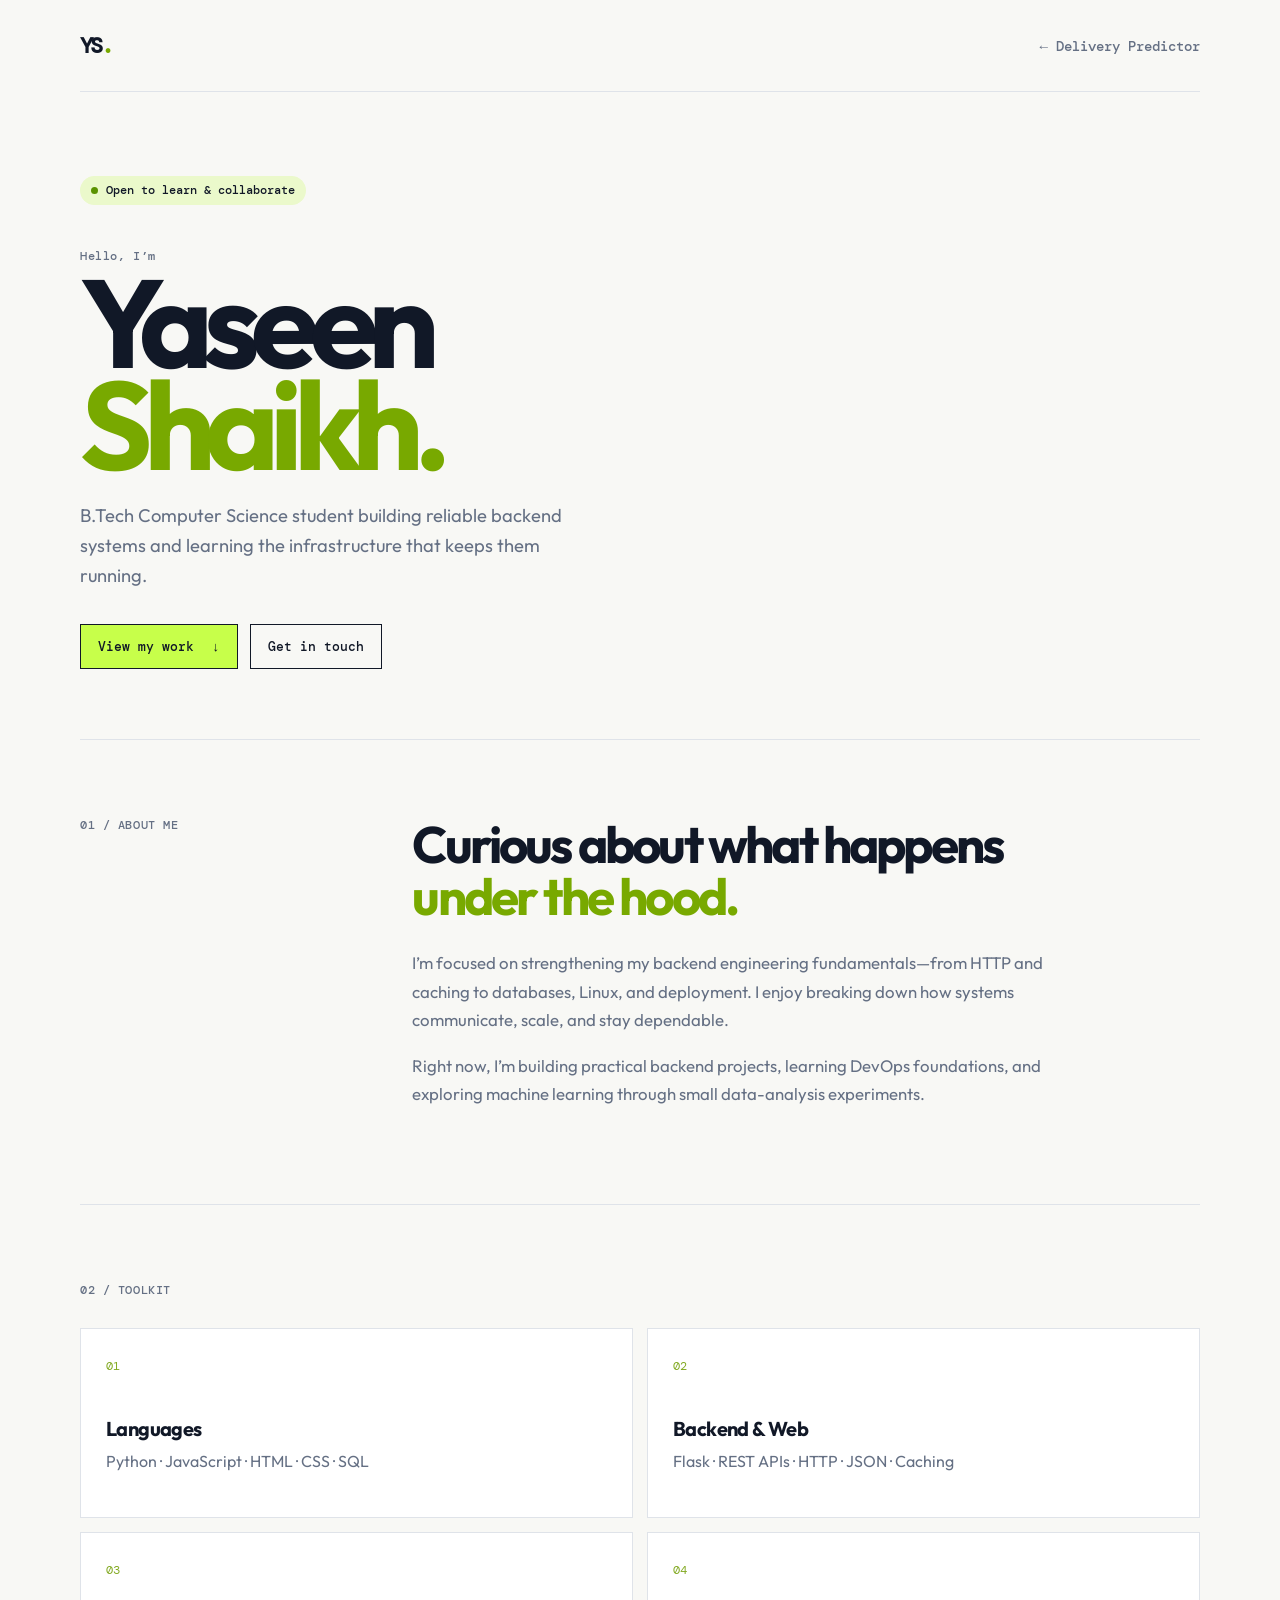
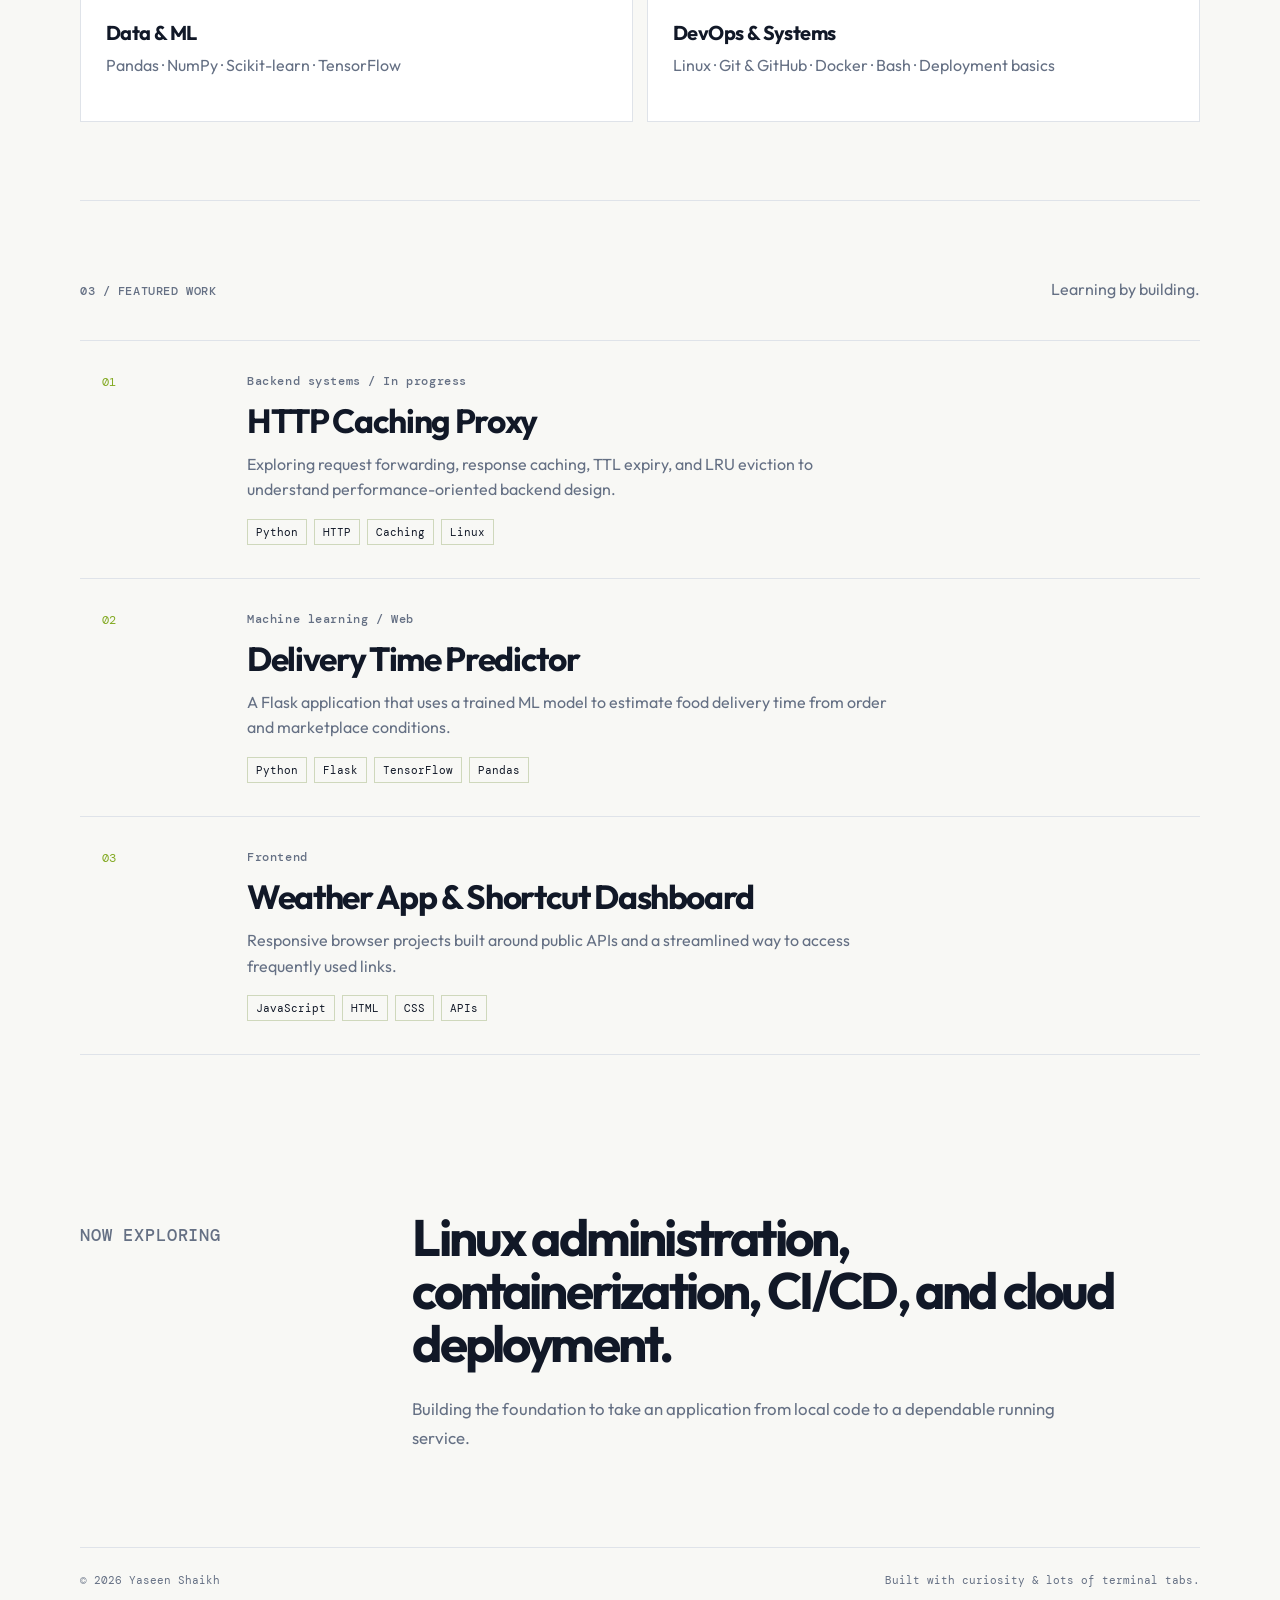
<file: templates/about_me.html>
<!DOCTYPE html>
<html lang="en">
<head>
    <meta charset="UTF-8">
    <meta name="viewport" content="width=device-width, initial-scale=1.0">
    <meta name="description" content="Portfolio of Yaseen Shaikh, backend and DevOps learner.">
    <title>Yaseen Shaikh | Backend & DevOps</title>
    <link rel="preconnect" href="https://fonts.googleapis.com">
    <link rel="preconnect" href="https://fonts.gstatic.com" crossorigin>
    <link href="https://fonts.googleapis.com/css2?family=DM+Mono:wght@400;500&family=Outfit:wght@400;500;600;700;800&display=swap" rel="stylesheet">
    <style>
        :root { --ink:#111827; --muted:#657084; --line:#dfe3e9; --lime:#c7ff4a; --paper:#f8f8f5; --card:#fff; }
        * { box-sizing:border-box; }
        html { scroll-behavior:smooth; }
        body { margin:0; color:var(--ink); background:var(--paper); font-family:Outfit,Arial,sans-serif; }
        .page-shell { width:min(1120px, calc(100% - 40px)); margin:auto; }
        .nav { height:92px; display:flex; justify-content:space-between; align-items:center; border-bottom:1px solid var(--line); }
        .brand { color:var(--ink); text-decoration:none; font:700 1.35rem 'DM Mono',monospace; letter-spacing:-.12em; }.brand span { color:#78a900; }
        .nav-link { color:var(--muted); font:500 .88rem 'DM Mono',monospace; text-decoration:none; transition:color .2s; }.nav-link:hover { color:var(--ink); }
        .hero { min-height:510px; padding:84px 0 70px; position:relative; }.availability { display:inline-flex; align-items:center; gap:8px; padding:7px 11px; background:#ebf9cb; border-radius:99px; font:500 .72rem 'DM Mono',monospace; }.availability i { width:7px; height:7px; background:#5a9200; border-radius:50%; }
        .eyebrow,.section-label,.project-type { color:var(--muted); font:500 .72rem 'DM Mono',monospace; letter-spacing:.05em; }.eyebrow { margin:44px 0 7px; }
        h1,h2,h3,p { margin-top:0; } h1 { max-width:720px; margin-bottom:25px; font-size:clamp(4rem, 10vw, 7.8rem); line-height:.82; letter-spacing:-.075em; } em { color:#78a900; font-style:normal; }
        .hero-copy { width:min(500px,100%); color:var(--muted); font-size:1.15rem; line-height:1.65; }.hero-actions { display:flex; gap:12px; margin-top:32px; }.button { display:inline-flex; align-items:center; gap:18px; padding:13px 17px; border:1px solid var(--ink); text-decoration:none; font:500 .82rem 'DM Mono',monospace; transition:transform .2s,background .2s; }.button:hover { transform:translateY(-3px); }.primary { color:var(--ink); background:var(--lime); }.secondary { color:var(--ink); }
        .section { padding:78px 0; border-top:1px solid var(--line); }.intro-grid { display:grid; grid-template-columns:27% 1fr; gap:30px; }.intro-content { max-width:710px; }.intro-content h2,.learning h2 { font-size:clamp(2.1rem,4vw,3.75rem); line-height:1.03; letter-spacing:-.055em; margin-bottom:26px; }.intro-content p,.learning p { color:var(--muted); max-width:650px; font-size:1.05rem; line-height:1.7; }.intro-content p + p { margin-top:15px; }
        .skills-grid { display:grid; grid-template-columns:repeat(2,1fr); gap:14px; margin-top:30px; }.skill-card { min-height:190px; padding:25px; border:1px solid var(--line); background:var(--card); transition:transform .2s,box-shadow .2s; }.skill-card:hover { transform:translateY(-4px); box-shadow:7px 7px 0 var(--lime); }.skill-card span { color:#83aa23; font:.75rem 'DM Mono',monospace; }.skill-card h3 { margin:42px 0 8px; font-size:1.25rem; letter-spacing:-.03em; }.skill-card p { margin:0; color:var(--muted); line-height:1.55; }
        .projects-heading { display:flex; align-items:baseline; justify-content:space-between; }.projects-heading > p:last-child { color:var(--muted); }.projects-list { margin-top:25px; }.project { display:grid; grid-template-columns:12% 1fr; gap:16px; padding:33px 22px; border-top:1px solid var(--line); transition:background .2s; }.project:last-child { border-bottom:1px solid var(--line); }.project:hover { background:#eef6d9; }.project-number { color:#83aa23; font:.75rem 'DM Mono',monospace; }.project-type { margin-bottom:10px; }.project h3 { margin-bottom:10px; font-size:clamp(1.45rem,3vw,2.1rem); letter-spacing:-.04em; }.project h3 + p { max-width:650px; color:var(--muted); line-height:1.6; }.tags { display:flex; flex-wrap:wrap; gap:7px; margin-top:16px; }.tags span { padding:5px 8px; border:1px solid #cfd8bc; font:.67rem 'DM Mono',monospace; }
        .learning { display:grid; grid-template-columns:27% 1fr; gap:30px; padding:78px 0; }.learning h2 { max-width:760px; }.learning .section-label { margin-top:10px; } footer { display:flex; justify-content:space-between; padding:25px 0 35px; border-top:1px solid var(--line); color:var(--muted); font:.68rem 'DM Mono',monospace; }
        @media (max-width:640px) { .page-shell{width:min(100% - 28px,1120px)} .nav{height:74px}.hero{min-height:480px;padding-top:57px}.intro-grid,.learning{grid-template-columns:1fr;gap:22px}.section,.learning{padding:56px 0}.skills-grid{grid-template-columns:1fr}.project{grid-template-columns:45px 1fr;padding:28px 4px}.projects-heading{display:block}.projects-heading>p:last-child{margin-top:12px}footer{gap:16px;flex-direction:column}.hero-actions{flex-wrap:wrap} }
    </style>
</head>
<body>
    <main class="page-shell">
        <nav class="nav">
            <a class="brand" href="#top">YS<span>.</span></a>
            <a class="nav-link" href="/">← Delivery Predictor</a>
        </nav>

        <section class="hero" id="top">
            <div class="availability"><i></i> Open to learn & collaborate</div>
            <p class="eyebrow">Hello, I’m</p>
            <h1>Yaseen<br><em>Shaikh.</em></h1>
            <p class="hero-copy">B.Tech Computer Science student building reliable backend systems and learning the infrastructure that keeps them running.</p>
            <div class="hero-actions">
                <a href="#projects" class="button primary">View my work <span>↓</span></a>
                <a href="mailto:your-email@example.com" class="button secondary">Get in touch</a>
            </div>
        </section>

        <section class="section intro-grid">
            <div><p class="section-label">01 / ABOUT ME</p></div>
            <div class="intro-content">
                <h2>Curious about what happens <em>under the hood.</em></h2>
                <p>I’m focused on strengthening my backend engineering fundamentals—from HTTP and caching to databases, Linux, and deployment. I enjoy breaking down how systems communicate, scale, and stay dependable.</p>
                <p>Right now, I’m building practical backend projects, learning DevOps foundations, and exploring machine learning through small data-analysis experiments.</p>
            </div>
        </section>

        <section class="section" id="skills">
            <p class="section-label">02 / TOOLKIT</p>
            <div class="skills-grid">
                <article class="skill-card"><span>01</span><h3>Languages</h3><p>Python · JavaScript · HTML · CSS · SQL</p></article>
                <article class="skill-card"><span>02</span><h3>Backend & Web</h3><p>Flask · REST APIs · HTTP · JSON · Caching</p></article>
                <article class="skill-card"><span>03</span><h3>Data & ML</h3><p>Pandas · NumPy · Scikit-learn · TensorFlow</p></article>
                <article class="skill-card"><span>04</span><h3>DevOps & Systems</h3><p>Linux · Git & GitHub · Docker · Bash · Deployment basics</p></article>
            </div>
        </section>

        <section class="section" id="projects">
            <div class="projects-heading"><p class="section-label">03 / FEATURED WORK</p><p>Learning by building.</p></div>
            <div class="projects-list">
                <article class="project featured">
                    <div class="project-number">01</div>
                    <div><p class="project-type">Backend systems / In progress</p><h3>HTTP Caching Proxy</h3><p>Exploring request forwarding, response caching, TTL expiry, and LRU eviction to understand performance-oriented backend design.</p><div class="tags"><span>Python</span><span>HTTP</span><span>Caching</span><span>Linux</span></div></div>
                </article>
                <article class="project">
                    <div class="project-number">02</div>
                    <div><p class="project-type">Machine learning / Web</p><h3>Delivery Time Predictor</h3><p>A Flask application that uses a trained ML model to estimate food delivery time from order and marketplace conditions.</p><div class="tags"><span>Python</span><span>Flask</span><span>TensorFlow</span><span>Pandas</span></div></div>
                </article>
                <article class="project">
                    <div class="project-number">03</div>
                    <div><p class="project-type">Frontend</p><h3>Weather App & Shortcut Dashboard</h3><p>Responsive browser projects built around public APIs and a streamlined way to access frequently used links.</p><div class="tags"><span>JavaScript</span><span>HTML</span><span>CSS</span><span>APIs</span></div></div>
                </article>
            </div>
        </section>

        <section class="learning">
            <p class="section-label">NOW EXPLORING</p>
            <div><h2>Linux administration, containerization, CI/CD, and cloud deployment.</h2><p>Building the foundation to take an application from local code to a dependable running service.</p></div>
        </section>

        <footer><span>© 2026 Yaseen Shaikh</span><span>Built with curiosity &amp; lots of terminal tabs.</span></footer>
    </main>
</body>
</html>
</file>
